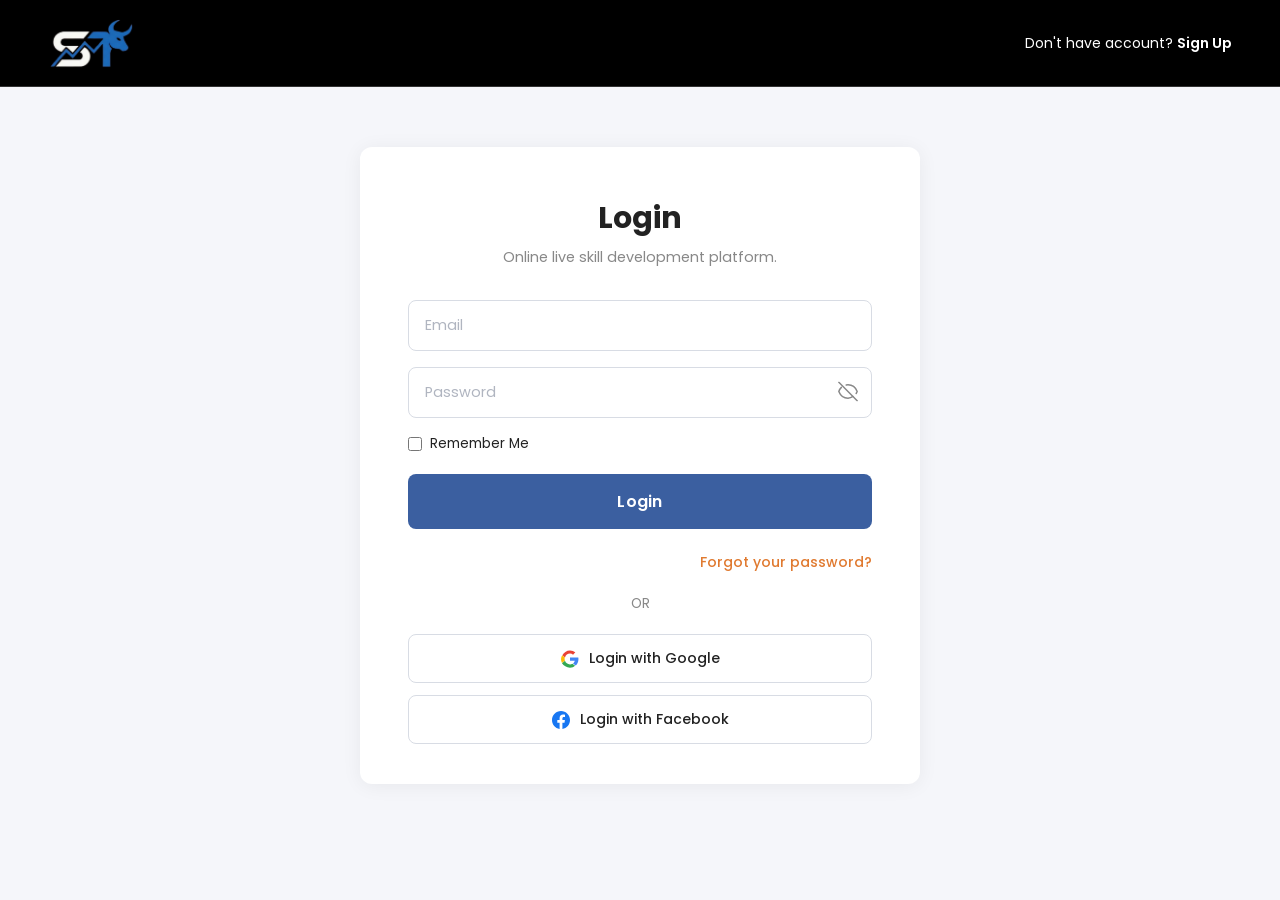
<file: login.html>
<!DOCTYPE html>
<html lang="en">
<head>
  <meta charset="UTF-8" />
  <meta name="viewport" content="width=device-width, initial-scale=1.0"/>
  <title>TutoLab - Login</title>
  <link href="https://fonts.googleapis.com/css2?family=Poppins:wght@400;500;600;700&display=swap" rel="stylesheet"/>
  <style>
    *, *::before, *::after { box-sizing: border-box; margin: 0; padding: 0; }

    :root {
      --primary: #3b5fa0;
      --primary-dark: #2d4a82;
      --accent: #6c63ff;
      --text: #222;
      --muted: #888;
      --border: #d8dce4;
      --bg: #f5f6fa;
      --white: #fff;
      --orange: #e07a30;
    }

    body {
      font-family: 'Poppins', sans-serif;
      background: var(--bg);
      min-height: 100vh;
      color: var(--text);
    }

    /* NAV */
    nav {
      display: flex;
      justify-content: space-between;
      align-items: center;
      padding: 18px 48px;
      background: #000;
      border-bottom: 1px solid #333;
    }

    .logo {
      display: flex;
      align-items: center;
      gap: 8px;
      text-decoration: none;
    }

    .logo-icon {
      width: 36px;
      height: 36px;
    }

    .logo-text {
      display: flex;
      flex-direction: column;
    }

    .logo-name {
      font-size: 1.25rem;
      font-weight: 700;
      color: #fff;
      line-height: 1;
    }

    .logo-sub {
      font-size: 0.55rem;
      color: #ccc;
      letter-spacing: 0.02em;
    }

    .nav-signup {
      font-size: 0.875rem;
      color: #fff;
    }

    .nav-signup a {
      color: #fff;
      font-weight: 600;
      text-decoration: none;
    }

    .nav-signup a:hover { text-decoration: underline; }

    /* MAIN */
    main {
      display: flex;
      justify-content: center;
      align-items: flex-start;
      padding: 60px 16px 40px;
    }

    .card {
      background: var(--white);
      border-radius: 12px;
      padding: 48px 48px 40px;
      width: 100%;
      max-width: 560px;
      box-shadow: 0 2px 20px rgba(0,0,0,0.06);
    }

    h1 {
      font-size: 1.9rem;
      font-weight: 700;
      text-align: center;
      margin-bottom: 6px;
      color: var(--text);
    }

    .subtitle {
      text-align: center;
      color: var(--muted);
      font-size: 0.9rem;
      margin-bottom: 32px;
    }

    /* INPUTS */
    .field {
      position: relative;
      margin-bottom: 16px;
    }

    .field input {
      width: 100%;
      padding: 14px 16px;
      border: 1.5px solid var(--border);
      border-radius: 8px;
      font-family: 'Poppins', sans-serif;
      font-size: 0.9rem;
      color: var(--text);
      background: var(--white);
      outline: none;
      transition: border-color 0.2s;
    }

    .field input::placeholder { color: #b0b5c0; }
    .field input:focus { border-color: var(--accent); }

    .eye-btn {
      position: absolute;
      right: 14px;
      top: 50%;
      transform: translateY(-50%);
      background: none;
      border: none;
      cursor: pointer;
      color: var(--muted);
      font-size: 1rem;
      padding: 0;
      line-height: 1;
    }

    /* CAPTCHA */
    .captcha-box {
      border: 1.5px solid var(--border);
      border-radius: 6px;
      padding: 14px 16px;
      display: flex;
      align-items: center;
      justify-content: space-between;
      margin-bottom: 14px;
      background: #fafafa;
    }

    .captcha-left {
      display: flex;
      align-items: center;
      gap: 12px;
    }

    .captcha-checkbox {
      width: 18px;
      height: 18px;
      border: 2px solid #aaa;
      border-radius: 2px;
      cursor: pointer;
      display: flex;
      align-items: center;
      justify-content: center;
    }

    .captcha-label {
      font-size: 0.85rem;
      color: var(--text);
    }

    .captcha-right {
      text-align: right;
    }

    .recaptcha-logo {
      width: 32px;
      height: 32px;
    }

    .captcha-brand {
      font-size: 0.6rem;
      color: #aaa;
      display: block;
      margin-top: 2px;
    }

    .captcha-links {
      font-size: 0.55rem;
      color: #bbb;
    }

    /* REMEMBER ME */
    .remember {
      display: flex;
      align-items: center;
      gap: 8px;
      margin-bottom: 20px;
      font-size: 0.85rem;
      color: var(--text);
      cursor: pointer;
    }

    .remember input[type="checkbox"] {
      width: 14px;
      height: 14px;
      accent-color: var(--accent);
      cursor: pointer;
    }

    /* LOGIN BTN */
    .btn-login {
      width: 100%;
      padding: 15px;
      background: var(--primary);
      color: var(--white);
      border: none;
      border-radius: 8px;
      font-family: 'Poppins', sans-serif;
      font-size: 1rem;
      font-weight: 600;
      cursor: pointer;
      transition: background 0.2s, transform 0.1s;
      letter-spacing: 0.02em;
    }

    .btn-login:hover { background: var(--primary-dark); }
    .btn-login:active { transform: scale(0.99); }

    /* OR */
    .divider {
      text-align: center;
      color: var(--muted);
      font-size: 0.85rem;
      margin: 20px 0;
      position: relative;
    }

    /* SOCIAL BUTTONS */
    .btn-social {
      width: 100%;
      padding: 13px;
      border: 1.5px solid var(--border);
      border-radius: 8px;
      background: var(--white);
      font-family: 'Poppins', sans-serif;
      font-size: 0.875rem;
      font-weight: 500;
      color: var(--text);
      cursor: pointer;
      display: flex;
      align-items: center;
      justify-content: center;
      gap: 10px;
      margin-bottom: 12px;
      transition: background 0.15s, border-color 0.15s;
    }

    .btn-social:hover { background: #f5f6fa; border-color: #bbb; }
    .btn-social:last-of-type { margin-bottom: 0; }

    .btn-social svg { flex-shrink: 0; }

    /* FORGOT */
    .forgot {
      text-align: right;
      margin-top: 20px;
    }

    .forgot a {
      color: var(--orange);
      font-size: 0.875rem;
      text-decoration: none;
      font-weight: 500;
    }

    .forgot a:hover { text-decoration: underline; }
  </style>
</head>
<body>

  <nav>
    <a href="#" class="logo">
      <img src="./Images/shree_logo.png" alt="Shreeji Techno" style="height: 50px; object-fit: contain;">
    </a>
    <div class="nav-signup">Don't have account? <a href="./register.html">Sign Up</a></div>
  </nav>

  <main>
    <div class="card">
      <h1>Login</h1>
      <p class="subtitle">Online live skill development platform.</p>

      <div class="field">
        <input type="email" placeholder="Email" id="email"/>
      </div>

      <div class="field">
        <input type="password" placeholder="Password" id="password"/>
        <button class="eye-btn" onclick="togglePassword()" title="Show/Hide">
          <!-- eye-off icon -->
          <svg width="20" height="20" viewBox="0 0 24 24" fill="none" stroke="currentColor" stroke-width="1.8" stroke-linecap="round" stroke-linejoin="round">
            <path d="M17.94 17.94A10.94 10.94 0 0 1 12 20C7 20 2.73 16.39 1 12a10.94 10.94 0 0 1 3.06-4.94"/>
            <path d="M9.9 4.24A9.12 9.12 0 0 1 12 4c5 0 9.27 3.61 11 8a10.92 10.92 0 0 1-1.23 2.39"/>
            <line x1="1" y1="1" x2="23" y2="23"/>
          </svg>
        </button>
      </div>

      <!-- reCAPTCHA mock -->
      <!-- <div class="captcha-box"> -->
        <!-- <div class="captcha-left">
          <div class="captcha-checkbox" id="captcha" onclick="toggleCaptcha()"></div>
          <span class="captcha-label">I'm not a robot</span>
        </div> -->
        <!-- <div class="captcha-right"> -->
          <!-- reCAPTCHA icon -->
          <!-- <svg class="recaptcha-logo" viewBox="0 0 64 64" xmlns="http://www.w3.org/2000/svg">
            <circle cx="32" cy="32" r="30" fill="#4A90D9"/>
            <path d="M32 14 L50 44 H14 Z" fill="white" opacity="0.9"/>
            <circle cx="32" cy="32" r="8" fill="#4A90D9"/>
          </svg>
          <span class="captcha-brand">reCAPTCHA</span>
          <span class="captcha-links">Privacy · Terms</span>
        </div> -->
      <!-- </div> -->

      <label class="remember">
        <input type="checkbox" id="remember"/>
        Remember Me
      </label>

      <button class="btn-login">Login</button>
      <div class="forgot"><a href="#">Forgot your password?</a></div>

      <div class="divider">OR</div>

      <!-- Google -->
      <button class="btn-social">
        <svg width="18" height="18" viewBox="0 0 48 48">
          <path fill="#EA4335" d="M24 9.5c3.14 0 5.95 1.08 8.16 2.85l6.09-6.09C34.46 3.1 29.5 1 24 1 14.82 1 7.07 6.48 3.58 14.22l7.07 5.5C12.35 13.52 17.7 9.5 24 9.5z"/>
          <path fill="#4285F4" d="M46.52 24.5c0-1.64-.15-3.22-.42-4.74H24v8.97h12.67c-.55 2.95-2.2 5.45-4.69 7.12l7.19 5.59C43.1 37.68 46.52 31.6 46.52 24.5z"/>
          <path fill="#FBBC05" d="M10.65 28.28A14.57 14.57 0 0 1 9.5 24c0-1.5.26-2.95.72-4.28l-7.07-5.5A23.93 23.93 0 0 0 0 24c0 3.87.93 7.53 2.58 10.78l8.07-6.5z"/>
          <path fill="#34A853" d="M24 47c5.52 0 10.15-1.83 13.53-4.97l-7.19-5.59c-1.83 1.23-4.17 1.96-6.34 1.96-6.3 0-11.65-4.02-13.35-9.62l-8.07 6.5C7.07 41.52 14.82 47 24 47z"/>
        </svg>
        Login with Google
      </button>

      <!-- Facebook -->
      <button class="btn-social">
        <svg width="18" height="18" viewBox="0 0 24 24" fill="#1877F2">
          <path d="M24 12.073C24 5.405 18.627 0 12 0S0 5.405 0 12.073C0 18.1 4.388 23.094 10.125 24v-8.437H7.078v-3.49h3.047V9.41c0-3.025 1.792-4.697 4.533-4.697 1.312 0 2.686.235 2.686.235v2.97h-1.513c-1.491 0-1.956.93-1.956 1.886v2.27h3.328l-.532 3.49h-2.796V24C19.612 23.094 24 18.1 24 12.073z"/>
        </svg>
        Login with Facebook
      </button>

      <!-- LinkedIn -->
      <!-- <button class="btn-social">
        <svg width="18" height="18" viewBox="0 0 24 24" fill="#0A66C2">
          <path d="M20.447 20.452h-3.554v-5.569c0-1.328-.027-3.037-1.852-3.037-1.853 0-2.136 1.445-2.136 2.939v5.667H9.351V9h3.414v1.561h.046c.477-.9 1.637-1.85 3.37-1.85 3.601 0 4.267 2.37 4.267 5.455v6.286zM5.337 7.433a2.062 2.062 0 0 1-2.063-2.065 2.064 2.064 0 1 1 2.063 2.065zm1.782 13.019H3.555V9h3.564v11.452zM22.225 0H1.771C.792 0 0 .774 0 1.729v20.542C0 23.227.792 24 1.771 24h20.451C23.2 24 24 23.227 24 22.271V1.729C24 .774 23.2 0 22.222 0h.003z"/>
        </svg>
        Login with Linkedin
      </button> -->

      <!-- <div class="forgot"><a href="#">Forgot your password?</a></div> -->
    </div>
  </main>

  <script>
    function togglePassword() {
      const pw = document.getElementById('password');
      pw.type = pw.type === 'password' ? 'text' : 'password';
    }

    function toggleCaptcha() {
      const box = document.getElementById('captcha');
      if (box.innerHTML.trim() === '') {
        box.innerHTML = `<svg width="12" height="12" viewBox="0 0 12 12"><polyline points="1,6 4.5,10 11,2" fill="none" stroke="#4caf50" stroke-width="2" stroke-linecap="round"/></svg>`;
        box.style.borderColor = '#4caf50';
      } else {
        box.innerHTML = '';
        box.style.borderColor = '#aaa';
      }
    }
  </script>
</body>
</html>
</file>
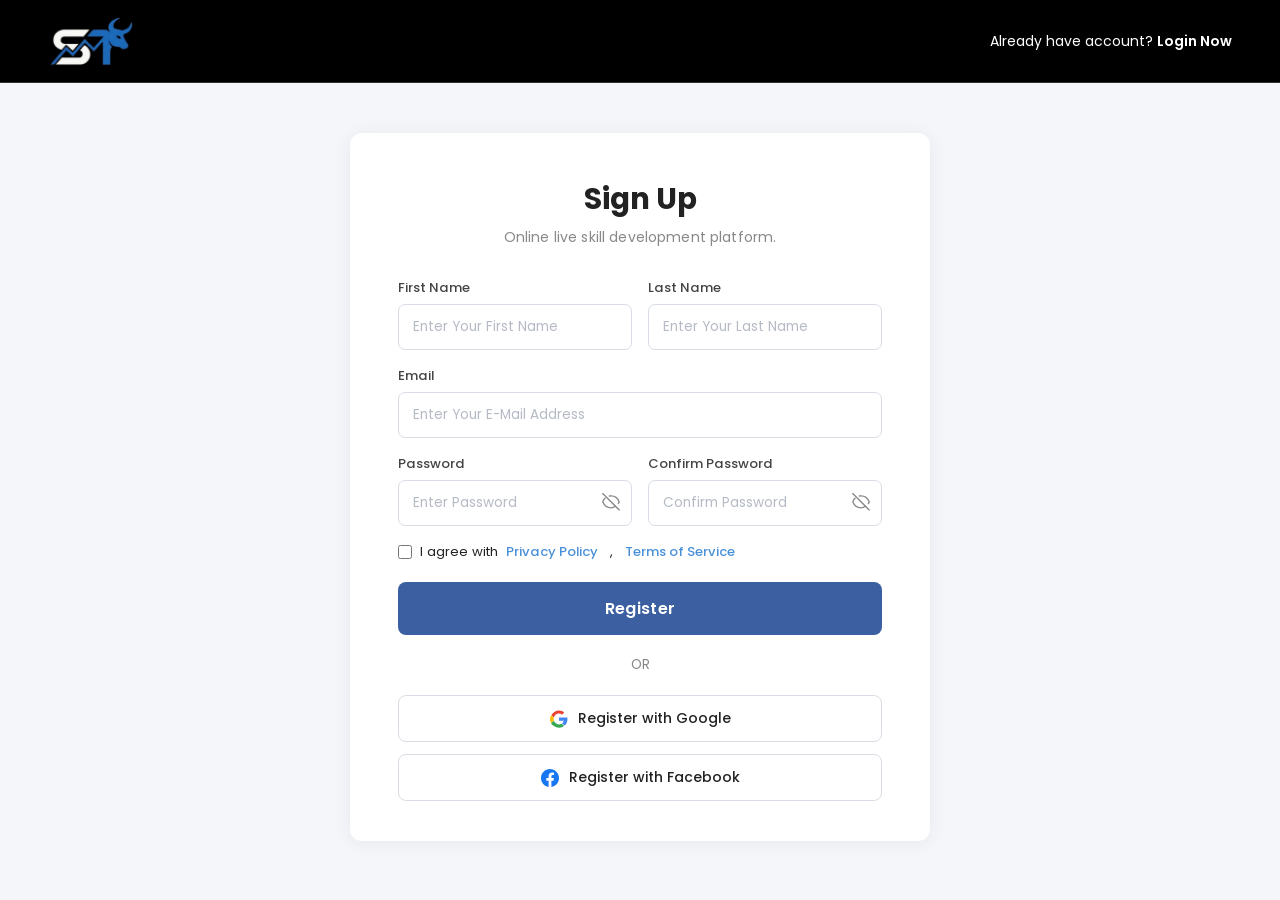
<file: register.html>
<!DOCTYPE html>
<html lang="en">
<head>
  <meta charset="UTF-8" />
  <meta name="viewport" content="width=device-width, initial-scale=1.0"/>
  <title>TutoLab - Sign Up</title>
  <link href="https://fonts.googleapis.com/css2?family=Poppins:wght@400;500;600;700&display=swap" rel="stylesheet"/>
  <style>
    *, *::before, *::after { box-sizing: border-box; margin: 0; padding: 0; }

    :root {
      --primary: #3b5fa0;
      --primary-dark: #2d4a82;
      --accent: #6c63ff;
      --text: #222;
      --muted: #888;
      --border: #d8dce4;
      --bg: #f5f6fa;
      --white: #fff;
      --label: #444;
    }

    body {
      font-family: 'Poppins', sans-serif;
      background: var(--bg);
      min-height: 100vh;
      color: var(--text);
    }

    /* NAV */
    nav {
      display: flex;
      justify-content: space-between;
      align-items: center;
      padding: 16px 48px;
      background: #000;
      border-bottom: 1px solid #333;
    }

    .logo {
      display: flex;
      align-items: center;
      gap: 8px;
      text-decoration: none;
    }

    .logo-text {
      display: flex;
      flex-direction: column;
    }

    .logo-name {
      font-size: 1.2rem;
      font-weight: 700;
      color: #fff;
      line-height: 1;
    }

    .logo-sub {
      font-size: 0.52rem;
      color: #ccc;
      letter-spacing: 0.02em;
    }

    .nav-login {
      font-size: 0.875rem;
      color: #fff;
    }

    .nav-login a {
      color: #fff;
      font-weight: 600;
      text-decoration: none;
    }

    .nav-login a:hover { text-decoration: underline; }

    /* MAIN */
    main {
      display: flex;
      justify-content: center;
      padding: 50px 16px 50px;
    }

    .card {
      background: var(--white);
      border-radius: 12px;
      padding: 44px 48px 40px;
      width: 100%;
      max-width: 580px;
      box-shadow: 0 2px 20px rgba(0,0,0,0.06);
    }

    h1 {
      font-size: 1.85rem;
      font-weight: 700;
      text-align: center;
      margin-bottom: 6px;
      color: var(--text);
    }

    .subtitle {
      text-align: center;
      color: var(--muted);
      font-size: 0.875rem;
      margin-bottom: 30px;
      letter-spacing: 0.01em;
    }

    /* FORM GRID */
    .row {
      display: grid;
      grid-template-columns: 1fr 1fr;
      gap: 16px;
      margin-bottom: 16px;
    }

    .field {
      display: flex;
      flex-direction: column;
      gap: 6px;
    }

    .field.full {
      margin-bottom: 16px;
    }

    .field label {
      font-size: 0.82rem;
      font-weight: 500;
      color: var(--label);
    }

    .field input {
      width: 100%;
      padding: 12px 14px;
      border: 1.5px solid var(--border);
      border-radius: 7px;
      font-family: 'Poppins', sans-serif;
      font-size: 0.85rem;
      color: var(--text);
      background: var(--white);
      outline: none;
      transition: border-color 0.2s;
    }

    .field input::placeholder { color: #b5bac5; }
    .field input:focus { border-color: var(--accent); }

    /* PASSWORD WRAPPER */
    .pw-wrap {
      position: relative;
    }

    .pw-wrap input {
      padding-right: 42px;
    }

    .eye-btn {
      position: absolute;
      right: 12px;
      top: 50%;
      transform: translateY(-50%);
      background: none;
      border: none;
      cursor: pointer;
      color: var(--muted);
      padding: 0;
      line-height: 1;
    }

    /* PASSWORD ROW */
    .pw-row {
      display: grid;
      grid-template-columns: 1fr 1fr;
      gap: 16px;
      margin-bottom: 16px;
    }

    /* CAPTCHA */
    .captcha-box {
      border: 1.5px solid var(--border);
      border-radius: 6px;
      padding: 12px 14px;
      display: flex;
      align-items: center;
      justify-content: space-between;
      margin-bottom: 14px;
      background: #fafafa;
      width: fit-content;
      min-width: 260px;
    }

    .captcha-left {
      display: flex;
      align-items: center;
      gap: 12px;
    }

    .captcha-checkbox {
      width: 18px;
      height: 18px;
      border: 2px solid #aaa;
      border-radius: 2px;
      cursor: pointer;
      display: flex;
      align-items: center;
      justify-content: center;
      flex-shrink: 0;
    }

    .captcha-label {
      font-size: 0.82rem;
      color: var(--text);
    }

    .captcha-right {
      text-align: right;
      margin-left: 14px;
    }

    .captcha-brand {
      font-size: 0.58rem;
      color: #aaa;
      display: block;
      margin-top: 2px;
    }

    .captcha-links {
      font-size: 0.52rem;
      color: #bbb;
    }

    /* AGREE */
    .agree {
      display: flex;
      align-items: center;
      gap: 8px;
      margin-bottom: 20px;
      font-size: 0.82rem;
      color: var(--text);
    }

    .agree input[type="checkbox"] {
      width: 14px;
      height: 14px;
      accent-color: var(--accent);
      cursor: pointer;
      flex-shrink: 0;
    }

    .agree a {
      color: #4a90d9;
      text-decoration: none;
      font-weight: 500;
    }

    .agree a:hover { text-decoration: underline; }

    /* REGISTER BTN */
    .btn-register {
      width: 100%;
      padding: 14px;
      background: var(--primary);
      color: var(--white);
      border: none;
      border-radius: 8px;
      font-family: 'Poppins', sans-serif;
      font-size: 1rem;
      font-weight: 600;
      cursor: pointer;
      transition: background 0.2s, transform 0.1s;
      letter-spacing: 0.02em;
    }

    .btn-register:hover { background: var(--primary-dark); }
    .btn-register:active { transform: scale(0.99); }

    /* OR */
    .divider {
      text-align: center;
      color: var(--muted);
      font-size: 0.85rem;
      margin: 20px 0;
    }

    /* SOCIAL */
    .btn-social {
      width: 100%;
      padding: 12px;
      border: 1.5px solid var(--border);
      border-radius: 8px;
      background: var(--white);
      font-family: 'Poppins', sans-serif;
      font-size: 0.875rem;
      font-weight: 500;
      color: var(--text);
      cursor: pointer;
      display: flex;
      align-items: center;
      justify-content: center;
      gap: 10px;
      margin-bottom: 12px;
      transition: background 0.15s, border-color 0.15s;
    }

    .btn-social:hover { background: #f5f6fa; border-color: #bbb; }
    .btn-social:last-of-type { margin-bottom: 0; }
  </style>
</head>
<body>

  <nav>
    <a href="#" class="logo">
      <img src="./Images/shree_logo.png" alt="Shreeji Techno" style="height: 50px; object-fit: contain;">
    </a>
    <div class="nav-login">Already have account? <a href="login.html">Login Now</a></div>
  </nav>

  <main>
    <div class="card">
      <h1>Sign Up</h1>
      <p class="subtitle">Online live skill development platform.</p>

      <!-- First Name & Last Name -->
      <div class="row">
        <div class="field">
          <label for="fname">First Name</label>
          <input type="text" id="fname" placeholder="Enter Your First Name"/>
        </div>
        <div class="field">
          <label for="lname">Last Name</label>
          <input type="text" id="lname" placeholder="Enter Your Last Name"/>
        </div>
      </div>

      <!-- Email -->
      <div class="field full">
        <label for="email">Email</label>
        <input type="email" id="email" placeholder="Enter Your E-Mail Address"/>
      </div>

      <!-- Password & Confirm Password -->
      <div class="pw-row">
        <div class="field">
          <label for="password">Password</label>
          <div class="pw-wrap">
            <input type="password" id="password" placeholder="Enter Password"/>
            <button class="eye-btn" onclick="togglePw('password')" title="Show/Hide">
              <svg width="18" height="18" viewBox="0 0 24 24" fill="none" stroke="currentColor" stroke-width="1.8" stroke-linecap="round" stroke-linejoin="round">
                <path d="M17.94 17.94A10.94 10.94 0 0 1 12 20C7 20 2.73 16.39 1 12a10.94 10.94 0 0 1 3.06-4.94"/>
                <path d="M9.9 4.24A9.12 9.12 0 0 1 12 4c5 0 9.27 3.61 11 8a10.92 10.92 0 0 1-1.23 2.39"/>
                <line x1="1" y1="1" x2="23" y2="23"/>
              </svg>
            </button>
          </div>
        </div>
        <div class="field">
          <label for="confirm">Confirm Password</label>
          <div class="pw-wrap">
            <input type="password" id="confirm" placeholder="Confirm Password"/>
            <button class="eye-btn" onclick="togglePw('confirm')" title="Show/Hide">
              <svg width="18" height="18" viewBox="0 0 24 24" fill="none" stroke="currentColor" stroke-width="1.8" stroke-linecap="round" stroke-linejoin="round">
                <path d="M17.94 17.94A10.94 10.94 0 0 1 12 20C7 20 2.73 16.39 1 12a10.94 10.94 0 0 1 3.06-4.94"/>
                <path d="M9.9 4.24A9.12 9.12 0 0 1 12 4c5 0 9.27 3.61 11 8a10.92 10.92 0 0 1-1.23 2.39"/>
                <line x1="1" y1="1" x2="23" y2="23"/>
              </svg>
            </button>
          </div>
        </div>
      </div>

      <!-- reCAPTCHA -->
      <!-- <div class="captcha-box">
        <div class="captcha-left">
          <div class="captcha-checkbox" id="captcha" onclick="toggleCaptcha()"></div>
          <span class="captcha-label">I'm not a robot</span>
        </div>
        <div class="captcha-right">
          <svg width="30" height="30" viewBox="0 0 64 64" xmlns="http://www.w3.org/2000/svg">
            <circle cx="32" cy="32" r="30" fill="#4A90D9"/>
            <path d="M32 14 L50 44 H14 Z" fill="white" opacity="0.9"/>
            <circle cx="32" cy="32" r="8" fill="#4A90D9"/>
          </svg>
          <span class="captcha-brand">reCAPTCHA</span>
          <span class="captcha-links">Privacy · Terms</span>
        </div>
      </div> -->

      <!-- Agree -->
      <label class="agree">
        <input type="checkbox" id="agree"/>
        I agree with <a href="#">Privacy Policy</a> &nbsp;,&nbsp; <a href="#">Terms of Service</a>
      </label>

      <button class="btn-register">Register</button>

      <div class="divider">OR</div>

      <!-- Google -->
      <button class="btn-social">
        <svg width="18" height="18" viewBox="0 0 48 48">
          <path fill="#EA4335" d="M24 9.5c3.14 0 5.95 1.08 8.16 2.85l6.09-6.09C34.46 3.1 29.5 1 24 1 14.82 1 7.07 6.48 3.58 14.22l7.07 5.5C12.35 13.52 17.7 9.5 24 9.5z"/>
          <path fill="#4285F4" d="M46.52 24.5c0-1.64-.15-3.22-.42-4.74H24v8.97h12.67c-.55 2.95-2.2 5.45-4.69 7.12l7.19 5.59C43.1 37.68 46.52 31.6 46.52 24.5z"/>
          <path fill="#FBBC05" d="M10.65 28.28A14.57 14.57 0 0 1 9.5 24c0-1.5.26-2.95.72-4.28l-7.07-5.5A23.93 23.93 0 0 0 0 24c0 3.87.93 7.53 2.58 10.78l8.07-6.5z"/>
          <path fill="#34A853" d="M24 47c5.52 0 10.15-1.83 13.53-4.97l-7.19-5.59c-1.83 1.23-4.17 1.96-6.34 1.96-6.3 0-11.65-4.02-13.35-9.62l-8.07 6.5C7.07 41.52 14.82 47 24 47z"/>
        </svg>
        Register with Google
      </button>

      <!-- Facebook -->
      <button class="btn-social">
        <svg width="18" height="18" viewBox="0 0 24 24" fill="#1877F2">
          <path d="M24 12.073C24 5.405 18.627 0 12 0S0 5.405 0 12.073C0 18.1 4.388 23.094 10.125 24v-8.437H7.078v-3.49h3.047V9.41c0-3.025 1.792-4.697 4.533-4.697 1.312 0 2.686.235 2.686.235v2.97h-1.513c-1.491 0-1.956.93-1.956 1.886v2.27h3.328l-.532 3.49h-2.796V24C19.612 23.094 24 18.1 24 12.073z"/>
        </svg>
        Register with Facebook
      </button>

      <!-- LinkedIn -->
      <!-- <button class="btn-social">
        <svg width="18" height="18" viewBox="0 0 24 24" fill="#0A66C2">
          <path d="M20.447 20.452h-3.554v-5.569c0-1.328-.027-3.037-1.852-3.037-1.853 0-2.136 1.445-2.136 2.939v5.667H9.351V9h3.414v1.561h.046c.477-.9 1.637-1.85 3.37-1.85 3.601 0 4.267 2.37 4.267 5.455v6.286zM5.337 7.433a2.062 2.062 0 0 1-2.063-2.065 2.064 2.064 0 1 1 2.063 2.065zm1.782 13.019H3.555V9h3.564v11.452zM22.225 0H1.771C.792 0 0 .774 0 1.729v20.542C0 23.227.792 24 1.771 24h20.451C23.2 24 24 23.227 24 22.271V1.729C24 .774 23.2 0 22.222 0h.003z"/>
        </svg>
        Register with Linkedin
      </button> -->

    </div>
  </main>

  <script>
    function togglePw(id) {
      const el = document.getElementById(id);
      el.type = el.type === 'password' ? 'text' : 'password';
    }

    function toggleCaptcha() {
      const box = document.getElementById('captcha');
      if (box.innerHTML.trim() === '') {
        box.innerHTML = `<svg width="12" height="12" viewBox="0 0 12 12"><polyline points="1,6 4.5,10 11,2" fill="none" stroke="#4caf50" stroke-width="2" stroke-linecap="round"/></svg>`;
        box.style.borderColor = '#4caf50';
      } else {
        box.innerHTML = '';
        box.style.borderColor = '#aaa';
      }
    }
  </script>
</body>
</html>
</file>
